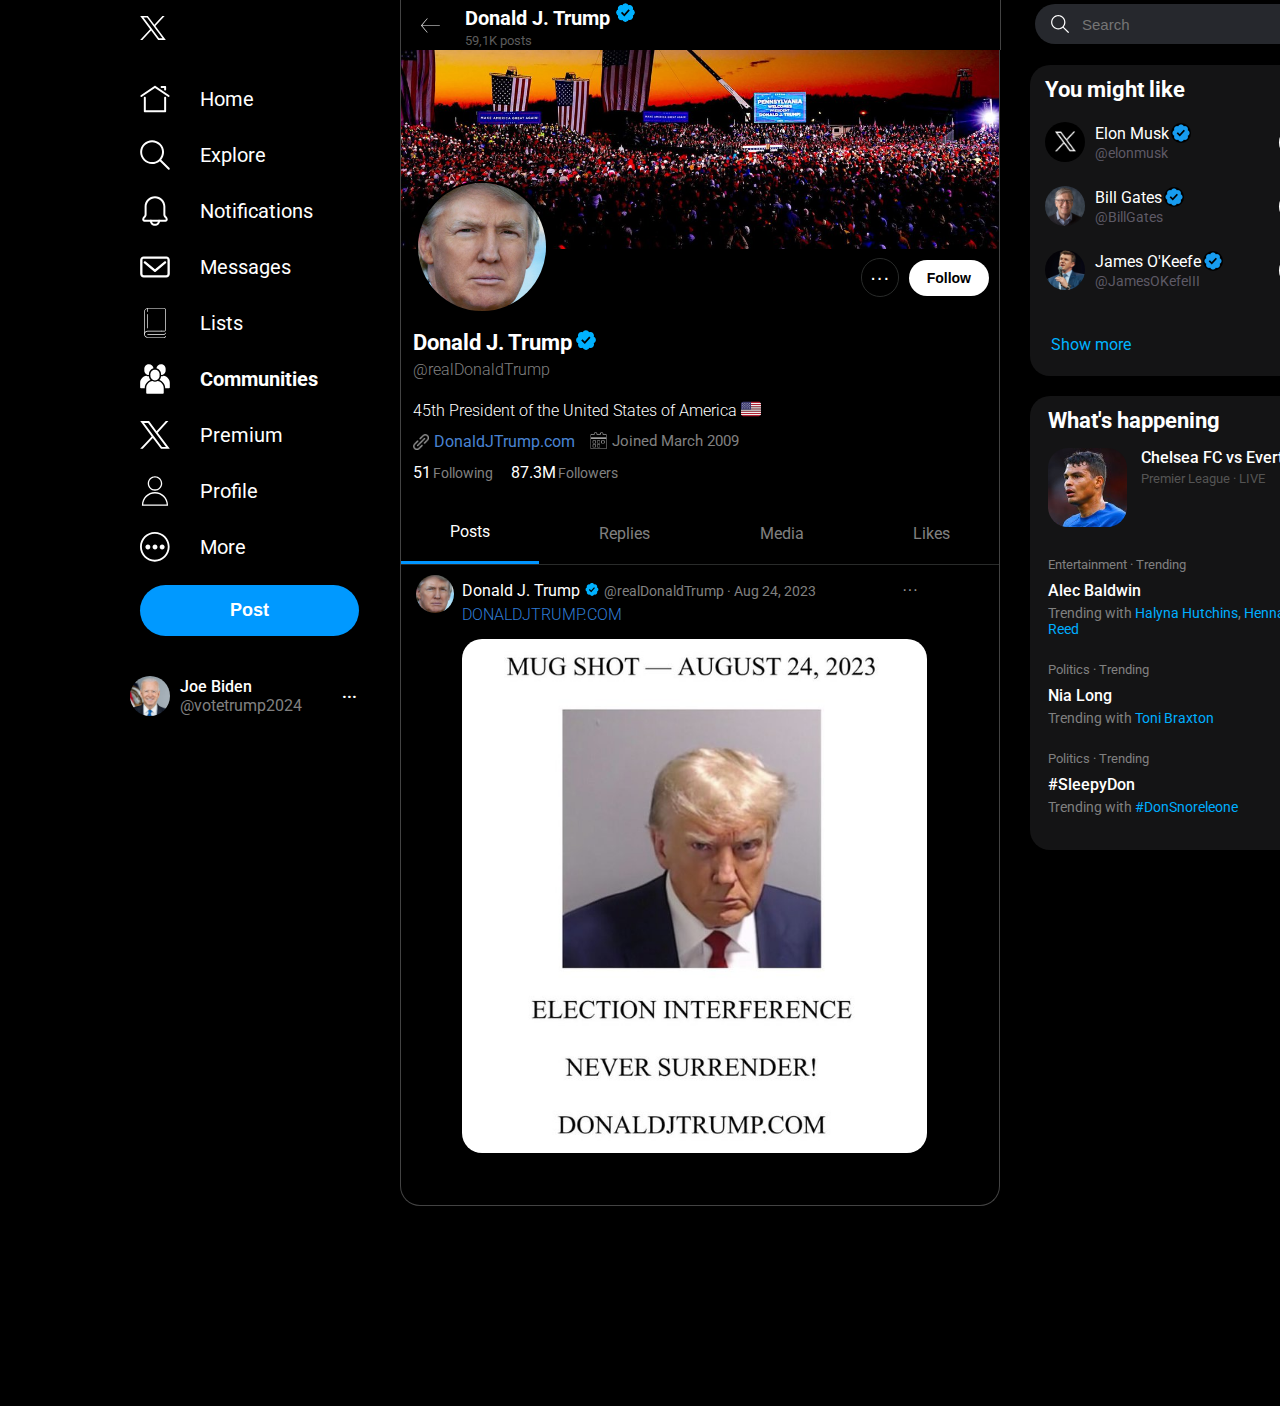
<file: index.html>
<!DOCTYPE html>
<html>
  <head>
    <title>
      DonaldJDump
    </title>
    <link rel="preconnect" href="https://fonts.googleapis.com">
    <link rel="preconnect" href="https://fonts.gstatic.com" crossorigin>
    <link href="https://fonts.googleapis.com/css2?family=Roboto:ital,wght@0,100;0,300;0,400;0,500;0,700;0,900;1,100;1,300;1,400;1,500;1,700;1,900&display=swap" rel="stylesheet">

    <link rel="stylesheet" href="styles/general.css">
    <link rel="stylesheet" href="styles/header.css">
    <link rel="stylesheet" href="styles/main.css">
    <link rel="stylesheet" href="styles/sidebar.css">
    <link rel="stylesheet" href="styles/sidebar-right.css">
  </head>
  <body class="body-main">
    <div class="grid-container">
      <div class="main">
        <div class="header">
          <div class="back-button">
            <img src="pictures/icons/arrow-back.svg">
          </div>
          <div class="name-container">
            <div class="name">
              Donald J. Trump
            </div>
            <svg class="blue-check" xmlns="http://www.w3.org/2000/svg" xmlns:xlink="http://www.w3.org/1999/xlink" version="1.1" width="256" height="256" viewBox="0 0 256 256" xml:space="preserve">
              <defs>
              </defs>
              <g style="stroke: none; stroke-width: 0; stroke-dasharray: none; stroke-linecap: butt; stroke-linejoin: miter; stroke-miterlimit: 10; fill: none; fill-rule: nonzero; opacity: 1;" transform="translate(1.4065934065934016 1.4065934065934016) scale(2.81 2.81)" >
                <path d="M 80.122 30.345 L 80.122 30.345 L 80.122 30.345 c 5.264 -13.053 -7.87 -25.96 -20.829 -20.469 C 53.786 -3.076 35.372 -2.916 30.091 10.131 v 0 h 0 C 17.038 4.866 4.131 18.001 9.623 30.96 C -3.33 36.467 -3.169 54.881 9.878 60.162 h 0 v 0 c -5.264 13.053 7.87 25.96 20.829 20.469 c 5.507 12.952 23.921 12.792 29.202 -0.255 v 0 h 0 c 13.053 5.264 25.96 -7.87 20.469 -20.829 C 93.33 54.039 93.169 35.625 80.122 30.345 z M 39.662 63.79 L 23.357 47.756 l 5.609 -5.704 L 39.3 52.214 l 20.305 -22.631 l 5.955 5.343 L 39.662 63.79 z" style="stroke: none; stroke-width: 1; stroke-dasharray: none; stroke-linecap: butt; stroke-linejoin: miter; stroke-miterlimit: 10; fill: rgb(0,177,255); fill-rule: nonzero; opacity: 1;" transform=" matrix(1 0 0 1 0 0) " stroke-linecap="round" />
              </g>
              </svg>
            <div class="posts-number">
              59,1K posts
            </div>
          </div>
        </div>
        <div class="profile-container">
          <img class="thumbnail" src="pictures/dt-thumbnail.jpg">
          <img class="avatar" src="pictures/donaldtrump-avatar.jpg">
        </div>
        <div class="follow-button-container">
          <button class="more-button">
            &middot;&middot;&middot;
          </button>
          <button class="follow-button">
            Follow
          </button>
        </div>
        <div class="information-container">
          <div class="name-flex">
            <div class="name">
              Donald J. Trump
            </div>
            <svg class="blue-check-mark" xmlns="http://www.w3.org/2000/svg" xmlns:xlink="http://www.w3.org/1999/xlink" version="1.1" width="256" height="256" viewBox="0 0 256 256" xml:space="preserve">
              <defs>
              </defs>
              <g style="stroke: none; stroke-width: 0; stroke-dasharray: none; stroke-linecap: butt; stroke-linejoin: miter; stroke-miterlimit: 10; fill: none; fill-rule: nonzero; opacity: 1;" transform="translate(1.4065934065934016 1.4065934065934016) scale(2.81 2.81)" >
                <path d="M 80.122 30.345 L 80.122 30.345 L 80.122 30.345 c 5.264 -13.053 -7.87 -25.96 -20.829 -20.469 C 53.786 -3.076 35.372 -2.916 30.091 10.131 v 0 h 0 C 17.038 4.866 4.131 18.001 9.623 30.96 C -3.33 36.467 -3.169 54.881 9.878 60.162 h 0 v 0 c -5.264 13.053 7.87 25.96 20.829 20.469 c 5.507 12.952 23.921 12.792 29.202 -0.255 v 0 h 0 c 13.053 5.264 25.96 -7.87 20.469 -20.829 C 93.33 54.039 93.169 35.625 80.122 30.345 z M 39.662 63.79 L 23.357 47.756 l 5.609 -5.704 L 39.3 52.214 l 20.305 -22.631 l 5.955 5.343 L 39.662 63.79 z" style="stroke: none; stroke-width: 1; stroke-dasharray: none; stroke-linecap: butt; stroke-linejoin: miter; stroke-miterlimit: 10; fill: rgb(0,177,255); fill-rule: nonzero; opacity: 1;" transform=" matrix(1 0 0 1 0 0) " stroke-linecap="round" />
              </g>
              </svg>
           </div>
           <div class="tag-name">
            @realDonaldTrump
           </div>
           <div class="descriptive-texts">
            45th President of the United States of America
            <img class="us-flag" src="pictures/icons/us.svg">
           </div>
           <div class="dt-website-dates">
            <a class="active-link" href="https://www.donaldjtrump.com/" target="_blank">
              <div class="website-link-container">
                <img class="hyperlink" src="pictures/icons/hyperlink-10501.png">
                <div class="website-link">
                  DonaldJTrump.com
                </div>
              </div>
            </a>
            <div class="join-dates">
              <img src="pictures/icons/calendar-865.png">
              <div>
                Joined March 2009
              </div>
            </div>
           </div>
           
           <div class="followers-information">
            <div class="following">
              51 <span>Following</span>
            </div>
            <div class="Followers">
              87.3M <span>Followers</span>
            </div>
           </div>
          </div>
          <div class="tabs">
            <div class="posts">
              Posts
            </div>
            <div class="replies">
              Replies
            </div>
            <div class="media">
              Media
            </div>
            <div class="likes">
              Likes
            </div>
          </div>
        <div class="real-post">
          <img class="avatar" src="pictures/donaldtrump-avatar.jpg">
          <div class="author">
            <div class="name-container">
              <div class="name">
                Donald J. Trump
                <svg class="blue-check-mark" xmlns="http://www.w3.org/2000/svg" xmlns:xlink="http://www.w3.org/1999/xlink" version="1.1" width="256" height="256" viewBox="0 0 256 256" xml:space="preserve">
                  <defs>
                  </defs>
                  <g style="stroke: none; stroke-width: 0; stroke-dasharray: none; stroke-linecap: butt; stroke-linejoin: miter; stroke-miterlimit: 10; fill: none; fill-rule: nonzero; opacity: 1;" transform="translate(1.4065934065934016 1.4065934065934016) scale(2.81 2.81)" >
                    <path d="M 80.122 30.345 L 80.122 30.345 L 80.122 30.345 c 5.264 -13.053 -7.87 -25.96 -20.829 -20.469 C 53.786 -3.076 35.372 -2.916 30.091 10.131 v 0 h 0 C 17.038 4.866 4.131 18.001 9.623 30.96 C -3.33 36.467 -3.169 54.881 9.878 60.162 h 0 v 0 c -5.264 13.053 7.87 25.96 20.829 20.469 c 5.507 12.952 23.921 12.792 29.202 -0.255 v 0 h 0 c 13.053 5.264 25.96 -7.87 20.469 -20.829 C 93.33 54.039 93.169 35.625 80.122 30.345 z M 39.662 63.79 L 23.357 47.756 l 5.609 -5.704 L 39.3 52.214 l 20.305 -22.631 l 5.955 5.343 L 39.662 63.79 z" style="stroke: none; stroke-width: 1; stroke-dasharray: none; stroke-linecap: butt; stroke-linejoin: miter; stroke-miterlimit: 10; fill: rgb(0,177,255); fill-rule: nonzero; opacity: 1;" transform=" matrix(1 0 0 1 0 0) " stroke-linecap="round" />
                  </g>
                  </svg> <span>&commat;realDonaldTrump &centerdot; Aug 24, 2023</span>
              </div>
              <button class="more-information-button">
                &centerdot;&centerdot;&centerdot;
              </button>
            </div>
            <a href="https://www.donaldjtrump.com/" target="_blank">
              <div class="website">
                DONALDJTRUMP.COM
              </div>
            </a>
            <img class="post-image" src="pictures/post-image.jpg">
          </div>
        </div>
      </div>
      <!--right barrrrrrrrrrrrrrrrrrrrrrrrrrrrrrrrrrrrrrrrrrrrrrrrrrrrrrrrrrrrrrrrrrrrrrr-->
      <div class="right-bar">
        <div class="header-right-bar-search-background">
          <div class="header-right-bar-search-container">
            <img src="pictures/icons/search-2904.svg">
            <input type="text" placeholder="Search">
          </div>
        </div>

        <div class="suggestion">
          <div class="suggestion-title">
            You might like
          </div>
          <div class="suggestion-profile">
            <img src="pictures/icons/twitter-avatar.jpg">
            <div class="suggestion-name-container">
              <div class="suggestion-name-box">
                <div class="suggestion-name">
                  Elon Musk
                </div>
                <img class="suggestion-check-mark" src="pictures/icons/check-mark.png">
              </div>
              <div class="suggestion-tag-name">
                &#64;elonmusk
              </div>
            </div>
            <button class="suggestion-follow-button">
              Follow
            </button>
          </div>
          
          <div class="suggestion-profile">
            <img src="pictures/bill-avatar.jpg">
            <div class="suggestion-name-container">
              <div class="suggestion-name-box">
                <div class="suggestion-name">
                  Bill Gates
                </div>
                <img class="suggestion-check-mark" src="pictures/icons/check-mark.png">
              </div>
              <div class="suggestion-tag-name">
                &#64;BillGates
              </div>
            </div>
            <button class="suggestion-follow-button-2">
              Follow
            </button>
          </div>

          <div class="suggestion-profile">
            <img src="pictures/jame-avatar.jpg">
            <div class="suggestion-name-container">
              <div class="suggestion-name-box">
                <div class="suggestion-name">
                  James O'Keefe
                </div>
                <img class="suggestion-check-mark" src="pictures/icons/check-mark.png">
              </div>
              <div class="suggestion-tag-name">
                &#64;JamesOKefeIII
              </div>
            </div>
            <button class="suggestion-follow-button-3">
              Follow
            </button>
          </div>
          <div class="show-more-container">
            <p>Show more</p>
          </div>
      </div>

      <div class="whatshappening-container">
        <div class="title">
          What's happening
        </div>
        <div class="content-box">
          <img src="pictures/whatshappening.jpg">
          <div class="information-box">
            <div class="main-information">
              Chelsea FC vs Everton FC
            </div>
            <div class="sub-information">
              Premier League &centerdot; LIVE
            </div>
          </div>
        </div>

        <div class="trending-container">
          <div class="trending-title-box">
            <div class="trending-name">
              Entertainment &centerdot; Trending
            </div>
            <div class="more"> 
              &centerdot;&centerdot;&centerdot;
            </div>
          </div>
          <div class="first-trending">
            Alec Baldwin
          </div>
          <div class="first-trending-friends">
            Trending with <span>Halyna Hutchins</span>, <span>Hennah Gutierrez-Reed</span>
          </div>
        </div>

        <div class="trending-container">
          <div class="trending-title-box">
            <div class="trending-name">
              Politics &centerdot; Trending
            </div>
            <div class="more"> 
              &centerdot;&centerdot;&centerdot;
            </div>
          </div>
          <div class="first-trending">
            Nia Long
          </div>
          <div class="first-trending-friends">
            Trending with <span>Toni Braxton</span>
          </div>
        </div>

        <div class="trending-container">
          <div class="trending-title-box">
            <div class="trending-name">
              Politics &centerdot; Trending
            </div>
            <div class="more"> 
              &centerdot;&centerdot;&centerdot;
            </div>
          </div>
          <div class="first-trending">
            #SleepyDon
          </div>
          <div class="first-trending-friends">
            Trending with <span>#DonSnoreleone</span>
          </div>
        </div>
      </div>
    </div>
    
    <div class="side-bar">
      <div class="container-twitter-logo">
        <img class="twitter-logo" src="pictures/icons/twitter-logo-2.svg">
      </div>
      <div class="container">
        <img class="content-logo" src="pictures/icons/home-2502.svg">
        <p>Home</p>
      </div>
      <div class="container">
        <img class="content-logo" src="pictures/icons/search-2904.svg">
        <p>Explore</p>
      </div>
      <div class="container">
        <img class="content-logo" src="pictures/icons/notification-bell-13081.svg">
        <p>Notifications</p>
      </div>
      <div class="container">
        <img class="content-logo" src="pictures/icons/mail-3111.svg">
        <p>Messages</p>
      </div>
      <div class="container">
        <img class="content-logo" src="pictures/icons/book-5001.svg">
        <p>Lists</p>
      </div>
      <div class="container">
        <img class="content-logo" src="pictures/icons/users-267.svg">
        <p class="community">Communities</p>
      </div>
      <div class="container">
        <img class="content-logo" src="pictures/icons/twitter-logo-2.svg">
        <p>Premium</p>
      </div>
      <div class="container">
        <img class="content-logo" src="pictures/icons/profile.svg">
        <p>Profile</p>
      </div>
      <div class="container">
        <img class="content-logo" src="pictures/icons/more-7657.svg">
        <p>More</p>
      </div>
      <div class="post-button-container">
        <button class="post-button">
          Post
        </button>
      </div>

      <div class="personal-profile">
        <img src="pictures/biden.webp">
        <div class="name-container">
          <div class="name">
            Joe Biden
          </div>
          <div class="at-name">
            @votetrump2024
          </div>
        </div>
        <div class="more">
          &centerdot;&centerdot;&centerdot;
        </div>
      </div>
    </div>
  </body>
</html>
</file>
<file: styles/general.css>
body {
  background-color: black;
  padding: 50px 0px 200px 400px;
  font-family: Roboto, Arial;
  display: inline-block; 
  margin: 0px;
}
.main {
  border: solid 1px rgb(67, 67, 67);
  border-top: none;
}
.grid-container {
  display: grid;
  grid-template-columns: 600px 1fr;
  column-gap: 30px;
}

@media (max-width: 1215px) {
  .right-bar {
    opacity: 0;
  }
}

@media (max-width: 1032px) {
  body {
    padding-left: 276px;
  }
}
</file>
<file: styles/header.css>
.header {
  padding: 3px 10px 3px 10px;
  border: solid rgb(67, 67, 67);
  border-width: 1px;
  border-top: none;
  border-bottom: none;
  flex: 1;
  background-color: black;
  color: white;
  justify-content: left;
  display: flex;
  min-width: 300px;
  position: fixed;
  top: 0px;
  height: 44px;
  width: 578.5px;
  z-index: 1;
  margin-left: -1px;
}
.header .back-button {
  display: flex;
  align-items: center;
  padding: 0px 10px 0px 10px;
  margin-right: 15px;
  border-radius: 30px;
  cursor: pointer;
  transition: background-color 0.15s;
}

.header .back-button:hover {
  background-color: rgb(26, 26, 26);
}
.header img {
  height: 19px;
}
.header .name {
  margin-right: 12px;
  font-weight: bold;
  font-size: 20px;
  vertical-align: middle;
  display: inline-block;
  
}
.header .blue-check {
  border-radius: 100px;
  background-color: rgb(0, 0, 0);
  height: 19px;
  width: 19px;
  margin-left: -10px;
}
.header .posts-number {
  margin-top: 3px;
  display: block;
  color: rgb(92, 92, 92);
  font-size: 13px;
}

.header-right-bar-search-background {
  display: flex;
  align-items: center;
  top: 0px;
  justify-content: center;
  position: fixed;
  background-color: rgb(0, 0, 0);
  width: 350px;
  height: 48px;
}

.header-right-bar-search-container {
  position: absolute;
  border-radius: 30px;
  display: flex;
  align-items: center;
  width: 340px;
  height: 40px;
  background-color: rgb(38, 40, 45);
  z-index: 1;
}

.header-right-bar-search-container img{
  margin-left: 5px;
  cursor: pointer;
  height: 18px;
  width: 40px;
}

.header-right-bar-search-container input {
  outline: none;
  background-color: rgb(38, 40, 45);
  font-size: 15px;
  font-weight: 500px;
  color: white;
  height: 25px;
  border: none;
}
</file>
<file: styles/main.css>
.main {
  border-bottom-left-radius: 20px;
  border-bottom-right-radius: 20px;
}


.profile-container {
  position: relative;
}
.thumbnail {
  width: 100%;
}

.profile-container .avatar {
  position: absolute;
  left: 15px;
  bottom: -60px;
  height: 128px;
  border-radius: 100px;
  border: black 2px solid
}

.follow-button-container {
  display: flex;
  justify-content: right;
  margin-top: 5px;
  align-items: center;
}

.more-button {
  background-color: black;
  color: white;
  font-size: 20px;
  border: 1px solid white;
  border-radius: 36px;
  border: solid 1px rgb(41, 43, 42);
  padding: 7px 8px 7px 8px;
  cursor: pointer;
}

.more-button:hover {
  background-color: rgb(31, 31, 31);
}
.follow-button {
  background-color: white;
  border: none;
  border-radius: 36px;
  font-weight: bold;
  font-size: 14px;
  margin: 0px 10px 0px 10px;
  padding: 10px 18px 10px 18px;
  cursor: pointer;
  transition: background-color 0.15s;
}

.follow-button:hover {
  cursor: pointer;
  background-color: rgb(214, 214, 214);
}

.name-flex {
  display: flex;
  margin-top: 33px;
}
.information-container .name-flex .name {
  color: white;
  font-weight: bold;
  font-size: 22px;
  padding-left: 12px;
}
.information-container .name-flex .blue-check-mark {
  height: 20px;
  width: 20px;
  padding-left: 4px;
}
.tag-name {
  color: gray;
  font-weight: 300;
  padding: 5px 0px 0px 12px;
  margin-bottom: 20px;
}
.descriptive-texts {
  padding-left: 12px;
  font-weight: 300;
  color: white;
}
.us-flag {
  width: 20px;
  height: 20px;
  margin-bottom: -3px;
}
.dt-website-dates {
  margin-top: 12px;
  display: flex;
}
.website-link-container {
  display: flex;
  align-items: center;
}
.hyperlink {
  padding-left: 12px;
  width: 16px;
  height: 16px;
  object-fit: cover;
}
.active-link {
  text-decoration: none;
}
.website-link {
  padding-left: 5px;
  color: rgb(73, 131, 211);
}
.join-dates {
  margin-left: 15px;
  display: flex;
}

.join-dates img {
  height: 17px;
  margin-right: 5px;
}
.join-dates div {
  color: gray;
  font-size: 15px;
}

.followers-information {
  margin: 12px 0px 0px 12px;
  display: flex;
  color: white;
  column-gap: 18px;
}

.followers-information span {
  color: gray;
  font-size: 14px;
  margin-left: -2px;
}

.tabs {
  margin-top: 20px;
  display: flex;
  align-items: center;
  justify-content: space-between;
  color: gray;
  cursor: pointer;
  border-bottom: 1px solid rgb(41, 43, 42);
}
.tabs div {
  padding: 20px 49px 20px 49px;
}
.posts {
  color: white;
  border-bottom: solid rgb(0, 149, 255);
}
.posts, .replies, .media, .likes {
  transition: background-color 0.2s;
}
.posts:hover, .replies:hover, .media:hover, .likes:hover {
  background-color:rgb(19, 19, 19);
}

.real-post {
  display: flex;
  flex-direction: row;
  color: white;
  padding: 10px 15px 52px 15px;
}

.real-post .avatar {
  background-color: azure;
  width: 38px;
  height: 38px;
  object-fit: cover;
  border-radius: 20px;
  margin-right: 8px;
}

.real-post .blue-check-mark {
  width: 16px;
  height: 13px;
}

.real-post .name-container {
  display: flex;
  justify-content: space-between;
  align-items: center;
}

.more-information-button {
  background-color: rgb(0, 0, 0);
  border: none;
  border-radius: 16px;
  color: rgb(148, 148, 148);
  font-size: 16px;
  padding: 6px 9px 6px 9px;
  transition: background-color 0.15s, color 0.15s;
}

.more-information-button:hover {
  background-color: rgb(13, 31, 66);
  color: rgb(0, 123, 255);
}

.real-post .website {
  margin-top: 0px;
  margin-bottom: 15px;
}

.name-container span {
  color: gray;
  font-size: 14px;
}

.author {
  display: flex;
  flex-direction: column;
}

.real-post a {
  text-decoration: none;
  color: rgb(46, 123, 212);
  font-weight: 300;
}

.post-image {
  width: 465px;
  border-radius: 20px;
}
</file>
<file: styles/sidebar.css>
.side-bar {
  width: 390px;
  position: fixed;
  z-index: 100;
  top: 0px;
  left: 0px;
  bottom: 0px;
  background-color: black;
  color: white;
  display: flex;
  flex-direction: column;
  align-items: end;
}

.side-bar .container-twitter-logo {
  display: flex;
  align-items: center;
  width: 250px;
}

.side-bar .container {
  display: flex;
  align-items: center;
  margin: 10px 20px 0px 0px;
  width: 250px;
}

.side-bar .twitter-logo {
  height: 26px;
  width: 26px;
  object-fit: cover;
  margin: 15px 0px 25px 0px;
}

@media (max-width: 1032px) {
  .side-bar {
    width: 270px;
  }
  .personal-profile img, .personal-profile div{
    display: none;
  }
}


@media (max-width: 880px) {
  body {
    padding-left: 80px;
  }
  .main {
    z-index: 100;
  }
  .side-bar .container-twitter-logo {
    display: flex;
    align-items: center;
    width: 100px;
    margin-left: 22px;
  }

  .side-bar {
    align-items: start;
    min-width: 0px;
    width: 10px;
    margin: 10px 0px 0px 0px;
  }
  .side-bar .container p {
    display: none;
  }

  .side-bar .container {
    width: 0px;
  }

  .side-bar .container .content-logo {
    border-top-right-radius: 20px;
    border-bottom-right-radius: 20px;
  }

  .post-button-container {
    opacity: 0;
  }
}

.container p {
  background-color: black;
  border-top-right-radius: 20px;
  border-bottom-right-radius: 20px;
  padding: 11px 20px 11px 10px;
  font-size: 20px;
  margin: 0px;
  transition: background-color 0.15s;
}

.side-bar .container .content-logo {
  border-top-left-radius: 20px;
  border-bottom-left-radius: 20px;
  height: 30px;
  width: 30px;
  object-fit: cover;
  padding: 8px 20px 8px 20px;
  background-color: black;
  transition: background-color 0.15s;
}

.container:hover p , .container:hover .content-logo{
  cursor: pointer;
  background-color: rgba(99, 99, 99, 0.278);
}

.community {
  font-weight: bold;
}

.post-button-container {
  padding-top: 15px;
  display: flex;
  width: 250px;
  align-items: center;
}

.post-button {
  cursor: pointer;
  display: block;
  padding: 15px 90px 15px 90px;
  border-radius: 50px;
  font-size: 18px;
  border:none;
  background-color: rgb(0, 153, 255);
  font-weight: bold;
  color: white;
  transition: background-color 0.15s;
}

.post-button:hover{
  background-color: rgb(0, 121, 202);
}

.personal-profile {
  display: flex;
  align-items: center;
  width: 250px;
  margin-top: 25px;
  padding: 15px 10px 15px 10px;
  border-radius: 50px;
  transition: background-color 0.15s;
}

.personal-profile:hover {
  cursor: pointer;
  background-color: rgb(29, 29, 29);
}

.personal-profile img {
  height: 40px;
  width: 40px;
  object-fit: cover;
  object-position: center;
  border-radius: 30px;
}

.personal-profile .name-container .name {
  font-weight: 500;
  color: white;
  padding-left: 10px;
}

.personal-profile .name-container .at-name {
  color: gray;
  font-weight: 300px;
  padding-left: 10px;
}

.personal-profile .more {
  color:white;
  font-weight: bold;
  padding-left: 0px;
  margin-left: 40px;
}
</file>
<file: styles/sidebar-right.css>
.suggestion {
  margin-top: 15px;
  padding: 12px 15px 15px 15px;
  background-color: rgb(20, 20, 21);
  width: 320px;
  height: 284px;
  border-radius: 20px;
}

.suggestion-title {
  color: white;
  font-size: 22px;
  font-weight: bold;
  margin-bottom: 20px;
}

.suggestion-profile {
  display: flex;
  align-items: center;
  margin-bottom: 24px;
}

.suggestion img {
  background-color: black;
  width: 40px;
  height: 40px;
  object-fit: cover;
  border-radius: 20px;
  margin-right: 10px;
}
.suggestion-name-box {
  display: flex;
  align-items: center;
}
.suggestion-name-box .suggestion-check-mark {
  margin-left: 2px;
  height: 20px;
  width: 20px;
}
.suggestion-name {
  font-weight: 13px;
  color: white;
  display: inline-block;
  white-space: nowrap;
}

.suggestion-tag-name {
  margin-top: 2px;
  color: rgb(94, 90, 102);
  font-weight: 400;
  font-size: 14px;
}

.suggestion-check-mark {
  width: 10px;
}

.suggestion button {
  color: black;
  background-color: white;
  border: none;
  border-radius: 20px;
  font-size: 14px;
  font-weight: 700;
  padding: 0px 20px 0px 20px;
  margin-left: 78px;
  height: 35px;
  transition: background-color 0.15s;
}

.suggestion button:hover {
  cursor: pointer;
  background-color: rgb(204, 204, 204);
}

.suggestion-profile .suggestion-follow-button-2 {
  margin-left: 85px;
}

.suggestion-profile .suggestion-follow-button-3 {
  margin-left: 46px;
}

.show-more-container {
  display: flex;
  align-items: center;
  padding-left: 20px;
  margin-left: -14px;
  width: 329px;
  height: 60px;
  color: rgb(0, 179, 255);
  border-bottom-left-radius: 20px;
  border-bottom-right-radius: 20px;
  transition: background-color 0.15s;
}

.show-more-container:hover {
  cursor: pointer;
  background-color: rgb(56, 56, 56);
}

.show-more-container p {
  margin: 0px;
}

.whatshappening-container {
  background-color: rgb(20, 20, 21);
  width: 318px;
  border-radius: 20px;
  margin-top: 20px;
  color: white;
  padding: 12px 15px 15px 18px;
  display: inline-block;
}

.whatshappening-container .title {
  margin-bottom: 15px;
  display: block;
  font-weight: bold;
  font-size: 22px;
}

.whatshappening-container img {
  width: 79px;
  height: 79px;
  object-fit: cover;
  border-radius: 20px;
  margin-right: 14px;
  margin-bottom: 25px;
}

.content-box .main-information {
  font-weight: 500;
}

.content-box .sub-information {
  margin-top: 4px;
  color: rgb(84, 84, 84);
  font-size: 13px;
}
.content-box {
  display: flex;
}

.trending-container {
  display: flex;
  flex-direction: column;
  margin-bottom: 20px;
}

.trending-title-box {
  display: flex;
  align-items: center;
  justify-content: space-between;
  color: gray;
  margin-bottom: 5px;
}

.trending-container .trending-name {
  font-size: 13px;
}

.trending-container .trending-title-box .more {
  font-size: 20px;
  cursor: pointer;
  border-radius: 20px;
  transition: background-color 0.15s;
  padding: 0px 10px 0px 10px;
}

.trending-container .trending-title-box .more:hover {
  background-color: rgb(41, 41, 41);
}

.first-trending {
  font-weight: 500;
}

.first-trending-friends {
  color: gray;
  margin-top: 5px;
  font-size: 14px;
}

.first-trending-friends span {
  color: rgb(0, 174, 255);
}
</file>
